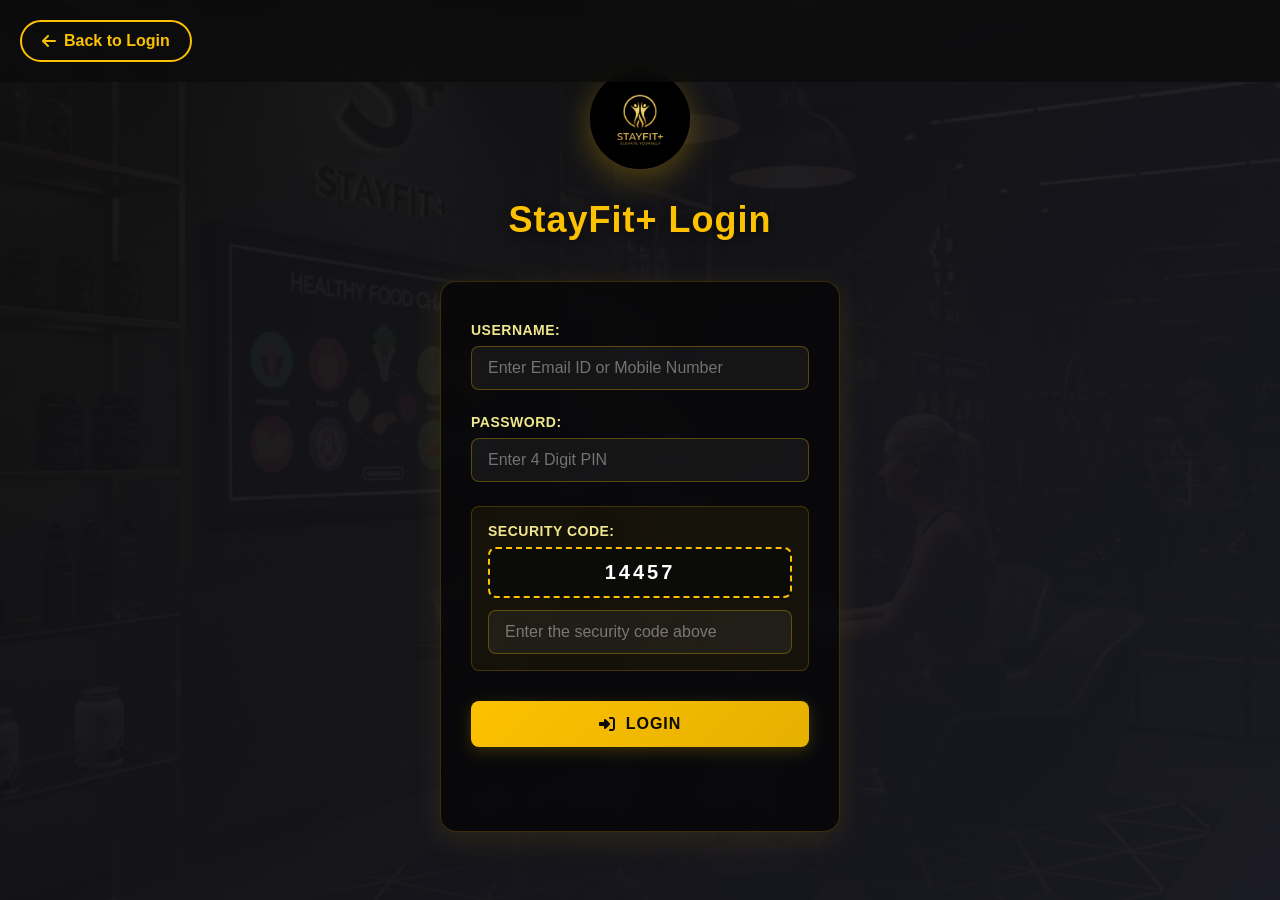
<file: Login_Page.html>
<!DOCTYPE html>
<html lang="en">
<head>
    <meta charset="UTF-8">
    <meta name="viewport" content="width=device-width, initial-scale=1.0">
    <meta name="theme-color" content="#fcc100">
    <title>StayFit+ - Candidate Login</title>
    <link rel="stylesheet" href="https://cdnjs.cloudflare.com/ajax/libs/font-awesome/6.5.1/css/all.min.css">
    <style>
        * {
            margin: 0;
            padding: 0;
            box-sizing: border-box;
        }

        :root {
            --primary-gold: #fcc100;
            --primary-dark: #0a0a0a;
            --secondary-gold: #f0e68c;
            --text-light: #ffffff;
            --success-green: #4caf50;
            --error-red: #ff6b6b;
            --border-radius: 12px;
            --transition: all 0.3s cubic-bezier(0.25, 0.46, 0.45, 0.94);
        }

        html, body {
            height: 100%;
            width: 100%;
        }

        body {
            margin: 0;
            background: linear-gradient(135deg, rgba(15, 15, 15, 0.95) 0%, rgba(25, 25, 35, 0.95) 100%), 
                        url(Images/2.png);
            background-repeat: no-repeat;
            background-size: cover;
            background-position: center;
            background-attachment: fixed;
            font-family: 'Segoe UI', Tahoma, Geneva, Verdana, sans-serif;
            color: var(--text-light);
            overflow-x: hidden;
        }

        /* TOPBAR STYLES */
        .topbar {
            width: 100%;
            display: flex;
            justify-content: flex-start;
            padding: 20px;
            position: fixed;
            top: 0;
            left: 0;
            z-index: 100;
            background: rgba(10, 10, 10, 0.7);
            backdrop-filter: blur(10px);
        }

        .backbtn {
            background: transparent;
            color: var(--primary-gold);
            border: 2px solid var(--primary-gold);
            border-radius: 25px;
            padding: 10px 20px;
            font-size: 16px;
            cursor: pointer;
            font-weight: 600;
            display: flex;
            align-items: center;
            gap: 8px;
            transition: var(--transition);
            text-decoration: none;
        }

        .backbtn:hover {
            background: var(--primary-gold);
            color: var(--primary-dark);
            transform: translateX(-5px);
        }

        /* MAIN CONTAINER */
        .start {
            display: flex;
            flex-direction: column;
            justify-content: center;
            align-items: center;
            min-height: 100vh;
            padding: 40px 20px;
            animation: fadeIn 0.6s ease-out;
        }

        /*@keyframes fadeIn {
            from {
                opacity: 0;
                transform: translateY(20px);
            }
            to {
                opacity: 1;
                transform: translateY(0);
            }
        }*/

        .start img {
            width: 100px;
            height: 100px;
            border-radius: 50%;
            margin-bottom: 30px;
            box-shadow: 0 8px 32px rgba(252, 193, 0, 0.3);
            animation: slideDown 0.6s ease-out;
        }

        /*@keyframes slideDown {
            from {
                opacity: 0;
                transform: translateY(-30px);
            }
            to {
                opacity: 1;
                transform: translateY(0);
            }
        }*/

        .start h1 {
            font-size: 36px;
            font-weight: 700;
            color: var(--primary-gold);
            margin-bottom: 40px;
            letter-spacing: 1px;
            text-shadow: 0 2px 10px rgba(0, 0, 0, 0.5);
        }

        /* FORM STYLES */
        form {
            width: 100%;
            max-width: 400px;
            animation: scaleIn 0.6s ease-out;
        }

        /*@keyframes scaleIn {
            from {
                opacity: 0;
                transform: scale(0.95);
            }
            to {
                opacity: 1;
                transform: scale(1);
            }
        }*/

        .userdet {
            background: rgba(0, 0, 0, 0.6);
            backdrop-filter: blur(10px);
            border: 1px solid rgba(252, 193, 0, 0.2);
            border-radius: 16px;
            padding: 40px 30px;
            box-shadow: 0 8px 32px rgba(252, 193, 0, 0.1);
        }

        .form-group {
            margin-bottom: 24px;
            text-align: left;
        }

        .userdet label {
            display: block;
            font-size: 14px;
            font-weight: 600;
            color: var(--secondary-gold);
            margin-bottom: 8px;
            text-transform: uppercase;
            letter-spacing: 0.5px;
        }

        .userdet input {
            width: 100%;
            padding: 12px 16px;
            background: rgba(255, 255, 255, 0.05);
            border: 1px solid rgba(252, 193, 0, 0.3);
            border-radius: 8px;
            color: var(--text-light);
            font-size: 16px;
            font-family: inherit;
            transition: var(--transition);
        }

        .userdet input::placeholder {
            color: rgba(255, 255, 255, 0.4);
        }

        .userdet input:focus {
            outline: none;
            background: rgba(255, 255, 255, 0.1);
            border-color: var(--primary-gold);
            box-shadow: 0 0 0 3px rgba(252, 193, 0, 0.1);
        }

        .userdet input:valid {
            border-color: var(--success-green);
        }

        /* LOGIN BUTTON */
        #result {
            width: 100%;
            padding: 14px 24px;
            margin-top: 30px;
            background: linear-gradient(135deg, var(--primary-gold) 0%, #e6b000 100%);
            color: var(--primary-dark);
            border: none;
            border-radius: 8px;
            font-size: 16px;
            font-weight: 700;
            font-family: inherit;
            cursor: pointer;
            display: flex;
            align-items: center;
            justify-content: center;
            gap: 10px;
            transition: var(--transition);
            box-shadow: 0 4px 15px rgba(252, 193, 0, 0.2);
            text-transform: uppercase;
            letter-spacing: 1px;
        }

        #result:hover {
            transform: translateY(-2px);
            box-shadow: 0 6px 20px rgba(252, 193, 0, 0.35);
        }

        #result:active {
            transform: translateY(0);
        }

        #result:disabled {
            opacity: 0.6;
            cursor: not-allowed;
        }

        /* MESSAGE STYLES */
        #message {
            margin-top: 20px;
            padding: 12px 16px;
            text-align: center;
            border-radius: 8px;
            font-size: 14px;
            font-weight: 600;
            min-height: 20px;
            animation: slideUp 0.3s ease-out;
        }

        @keyframes slideUp {
            from {
                opacity: 0;
                transform: translateY(10px);
            }
            to {
                opacity: 1;
                transform: translateY(0);
            }
        }

        #message.error {
            background: rgba(255, 107, 107, 0.2);
            color: var(--error-red);
            border: 1px solid var(--error-red);
        }

        #message.success {
            background: rgba(76, 175, 80, 0.2);
            color: var(--success-green);
            border: 1px solid var(--success-green);
        }

        /* CAPTCHA SECTION */
        .captcha-section {
            background: rgba(252, 193, 0, 0.05);
            padding: 16px;
            border-radius: 8px;
            border: 1px solid rgba(252, 193, 0, 0.2);
            margin-bottom: 24px;
        }

        .captcha-section label {
            display: block;
            font-size: 14px;
            font-weight: 600;
            color: var(--secondary-gold);
            margin-bottom: 8px;
            text-transform: uppercase;
            letter-spacing: 0.5px;
        }

        #captchabox {
            background: rgba(10, 10, 10, 0.8) !important;
            border: 2px dashed var(--primary-gold) !important;
            font-size: 20px !important;
            font-weight: bold !important;
            letter-spacing: 3px !important;
            text-align: center !important;
            padding: 12px !important;
            margin-bottom: 12px !important;
        }

        /* RESPONSIVE DESIGN */
        @media (max-width: 768px) {
            .topbar {
                padding: 15px;
            }

            .start {
                padding: 30px 15px;
                min-height: calc(100vh - 60px);
            }

            .start img {
                width: 80px;
                height: 80px;
                margin-bottom: 20px;
            }

            .start h1 {
                font-size: 28px;
                margin-bottom: 30px;
            }

            form {
                max-width: 90%;
            }

            .userdet {
                padding: 30px 20px;
            }

            .userdet label {
                font-size: 13px;
            }

            .userdet input {
                padding: 10px 12px;
                font-size: 16px;
            }

            #result {
                padding: 12px 20px;
                font-size: 14px;
            }
        }

        @media (max-width: 480px) {
            .start {
                padding: 20px 15px;
            }

            .start img {
                width: 70px;
                height: 70px;
                margin-bottom: 15px;
            }

            .start h1 {
                font-size: 24px;
                margin-bottom: 25px;
            }

            form {
                max-width: 100%;
            }

            .userdet {
                padding: 25px 18px;
            }

            .form-group {
                margin-bottom: 18px;
            }

            .userdet label {
                font-size: 12px;
            }

            .userdet input {
                padding: 10px 12px;
                font-size: 14px;
            }

            #result {
                padding: 11px 18px;
                font-size: 13px;
                gap: 6px;
            }

            .captcha-section {
                padding: 12px;
            }
        }
    </style>
</head>

<body>
    <div class="topbar">
        <a href="Sessions.html" style="text-decoration: none;">
            <button class="backbtn">
                <i class="fa-solid fa-arrow-left"></i> Back to Login
            </button>
        </a>
    </div>

    <section class="start">
        <img src="Images/Updated Logo.png" alt="StayFit+ Logo">
        <h1>StayFit+ Login</h1>

        <form>
            <fieldset class="userdet">
                <div class="form-group">
                    <label for="lab1">Username:</label>
                    <input id="lab1" type="text" placeholder="Enter Email ID or Mobile Number" required>
                </div>

                <div class="form-group">
                    <label for="lab2">Password:</label>
                    <input id="lab2" type="password" placeholder="Enter 4 Digit PIN" required>
                </div>

                <div class="captcha-section">
                    <label for="captchabox">Security Code:</label>
                    <input id="captchabox" type="text" readonly>
                    <input id="captcha" type="text" placeholder="Enter the security code above" required>
                </div>

                <button type="button" id="result" onclick="login()">
                    <i class="fa-solid fa-right-to-bracket"></i> Login
                </button>

                <div id="message"></div>
            </fieldset>
        </form>
    </section>

    <script>
        const field1 = document.getElementById("lab1");
        const field2 = document.getElementById("lab2");
        const captcha = document.getElementById("captcha");
        const captchabox = document.getElementById("captchabox");
        const msg = document.getElementById("message");

        // Generate random captcha on page load
        function generateCaptcha() {
            const random = Math.floor(Math.random() * 25000) + 10000;
            captchabox.value = random;
            return random;
        }

        let currentCaptcha = generateCaptcha();

        function login() {
            const lab1 = field1.value.trim();
            const lab2 = field2.value.trim();
            const usercaptcha = captcha.value.trim();

            msg.className = '';
            msg.textContent = '';

            // Validation
            if (!lab1 || !lab2 || !usercaptcha) {
                msg.className = 'error';
                msg.textContent = '⚠️ Please fill all fields';
                return;
            }

            if (lab1 === "admin" && lab2 === "1234" && usercaptcha == currentCaptcha) {
                msg.className = 'success';
                msg.textContent = '✓ Login successful! Redirecting...';
                setTimeout(() => {
                    location = "otp.html";
                }, 1500);
            } else {
                msg.className = 'error';
                msg.textContent = '✗ Invalid credentials or security code';
                captcha.value = '';
                currentCaptcha = generateCaptcha();
            }
        }

        // Allow Enter key to submit
        document.addEventListener('keypress', (e) => {
            if (e.key === 'Enter') {
                login();
            }
        });
    </script>
</body>
</html>
</file>
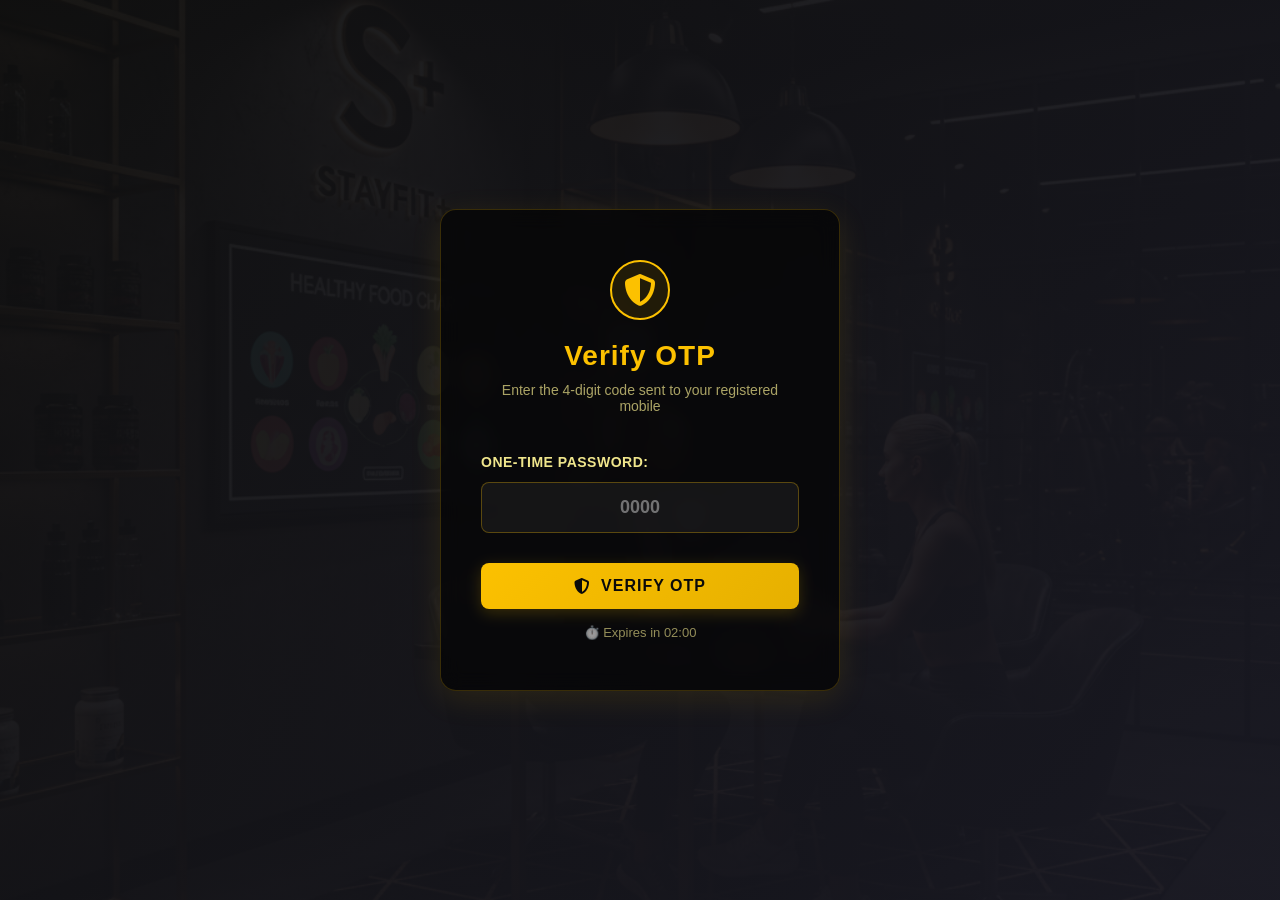
<file: otp.html>
<!DOCTYPE html>
<html lang="en">
<head>
    <meta charset="UTF-8">
    <meta name="viewport" content="width=device-width, initial-scale=1.0">
    <meta name="theme-color" content="#fcc100">
    <title>StayFit+ - OTP Verification</title>
    <link rel="stylesheet" href="https://cdnjs.cloudflare.com/ajax/libs/font-awesome/6.5.1/css/all.min.css">
    <style>
        * {
            margin: 0;
            padding: 0;
            box-sizing: border-box;
        }

        :root {
            --primary-gold: #fcc100;
            --primary-dark: #0a0a0a;
            --secondary-gold: #f0e68c;
            --text-light: #ffffff;
            --success-green: #4caf50;
            --error-red: #ff6b6b;
            --border-radius: 12px;
            --transition: all 0.3s cubic-bezier(0.25, 0.46, 0.45, 0.94);
        }

        html, body {
            height: 100%;
            width: 100%;
        }

        body {
            margin: 0;
            background: linear-gradient(135deg, rgba(15, 15, 15, 0.95) 0%, rgba(25, 25, 35, 0.95) 100%), 
                        url(Images/2.png);
            background-repeat: no-repeat;
            background-size: cover;
            background-position: center;
            background-attachment: fixed;
            font-family: 'Segoe UI', Tahoma, Geneva, Verdana, sans-serif;
            color: var(--text-light);
            overflow-x: hidden;
        }

        /* MAIN CONTAINER */
        .otp-container {
            display: flex;
            justify-content: center;
            align-items: center;
            min-height: 100vh;
            padding: 40px 20px;
            animation: fadeIn 0.6s ease-out;
        }

        @keyframes fadeIn {
            from {
                opacity: 0;
                transform: translateY(20px);
            }
            to {
                opacity: 1;
                transform: translateY(0);
            }
        }

        /* OTP BOX */
        .otpbox {
            width: 100%;
            max-width: 400px;
            background: rgba(0, 0, 0, 0.6);
            backdrop-filter: blur(10px);
            border: 1px solid rgba(252, 193, 0, 0.2);
            border-radius: 16px;
            padding: 50px 40px;
            text-align: center;
            box-shadow: 0 8px 32px rgba(252, 193, 0, 0.1);
            animation: scaleIn 0.6s ease-out;
        }

        @keyframes scaleIn {
            from {
                opacity: 0;
                transform: scale(0.95);
            }
            to {
                opacity: 1;
                transform: scale(1);
            }
        }

        .otp-header {
            margin-bottom: 40px;
        }

        .otp-icon {
            width: 60px;
            height: 60px;
            margin: 0 auto 20px;
            display: flex;
            align-items: center;
            justify-content: center;
            background: rgba(252, 193, 0, 0.1);
            border: 2px solid var(--primary-gold);
            border-radius: 50%;
            font-size: 32px;
            color: var(--primary-gold);
        }

        .otpbox h1 {
            font-size: 28px;
            font-weight: 700;
            color: var(--primary-gold);
            margin-bottom: 10px;
            letter-spacing: 1px;
        }

        .otp-subtitle {
            font-size: 14px;
            color: rgba(240, 230, 140, 0.7);
            margin-bottom: 30px;
        }

        /* FORM GROUP */
        .form-group {
            margin-bottom: 30px;
            text-align: left;
        }

        .otpbox label {
            display: block;
            font-size: 14px;
            font-weight: 600;
            color: var(--secondary-gold);
            margin-bottom: 12px;
            text-transform: uppercase;
            letter-spacing: 0.5px;
        }

        .otpbox input {
            width: 100%;
            padding: 14px 16px;
            background: rgba(255, 255, 255, 0.05);
            border: 1px solid rgba(252, 193, 0, 0.3);
            border-radius: 8px;
            color: var(--text-light);
            font-size: 18px;
            font-family: inherit;
            letter-spacing: 4px;
            text-align: center;
            transition: var(--transition);
            font-weight: 600;
        }

        .otpbox input::placeholder {
            color: rgba(255, 255, 255, 0.4);
            letter-spacing: normal;
        }

        .otpbox input:focus {
            outline: none;
            background: rgba(255, 255, 255, 0.1);
            border-color: var(--primary-gold);
            box-shadow: 0 0 0 3px rgba(252, 193, 0, 0.1);
        }

        /* VERIFY BUTTON */
        .verify-btn {
            width: 100%;
            padding: 14px 24px;
            background: linear-gradient(135deg, var(--primary-gold) 0%, #e6b000 100%);
            color: var(--primary-dark);
            border: none;
            border-radius: 8px;
            font-size: 16px;
            font-weight: 700;
            font-family: inherit;
            cursor: pointer;
            display: flex;
            align-items: center;
            justify-content: center;
            gap: 10px;
            transition: var(--transition);
            box-shadow: 0 4px 15px rgba(252, 193, 0, 0.2);
            text-transform: uppercase;
            letter-spacing: 1px;
        }

        .verify-btn:hover {
            transform: translateY(-2px);
            box-shadow: 0 6px 20px rgba(252, 193, 0, 0.35);
        }

        .verify-btn:active {
            transform: translateY(0);
        }

        .verify-btn:disabled {
            opacity: 0.6;
            cursor: not-allowed;
        }

        /* MESSAGE STYLES */
        #msg {
            margin-top: 24px;
            padding: 14px 16px;
            border-radius: 8px;
            font-size: 14px;
            font-weight: 600;
            min-height: 20px;
            display: none;
            animation: slideUp 0.3s ease-out;
        }

        @keyframes slideUp {
            from {
                opacity: 0;
                transform: translateY(10px);
            }
            to {
                opacity: 1;
                transform: translateY(0);
            }
        }

        #msg.show {
            display: block;
        }

        #msg.error {
            background: rgba(255, 107, 107, 0.2);
            color: var(--error-red);
            border: 1px solid var(--error-red);
        }

        #msg.success {
            background: rgba(76, 175, 80, 0.2);
            color: var(--success-green);
            border: 1px solid var(--success-green);
        }

        /* TIMER */
        .timer {
            font-size: 13px;
            color: rgba(240, 230, 140, 0.6);
            margin-top: 16px;
        }

        /* RESPONSIVE DESIGN */
        @media (max-width: 768px) {
            .otp-container {
                padding: 30px 20px;
                min-height: 100vh;
            }

            .otpbox {
                max-width: 100%;
                padding: 40px 30px;
            }

            .otp-icon {
                width: 50px;
                height: 50px;
                font-size: 28px;
            }

            .otpbox h1 {
                font-size: 24px;
                margin-bottom: 8px;
            }

            .otp-subtitle {
                font-size: 13px;
            }

            .otpbox input {
                padding: 12px 14px;
                font-size: 16px;
            }

            .verify-btn {
                padding: 12px 20px;
                font-size: 14px;
            }
        }

        @media (max-width: 480px) {
            .otp-container {
                padding: 20px 15px;
                min-height: 100vh;
            }

            .otpbox {
                padding: 35px 25px;
            }

            .otp-header {
                margin-bottom: 30px;
            }

            .otp-icon {
                width: 45px;
                height: 45px;
                margin-bottom: 15px;
                font-size: 24px;
            }

            .otpbox h1 {
                font-size: 20px;
                margin-bottom: 6px;
            }

            .otp-subtitle {
                font-size: 12px;
                margin-bottom: 25px;
            }

            .form-group {
                margin-bottom: 24px;
            }

            .otpbox label {
                font-size: 13px;
                margin-bottom: 10px;
            }

            .otpbox input {
                padding: 11px 12px;
                font-size: 14px;
                letter-spacing: 3px;
            }

            .verify-btn {
                padding: 11px 18px;
                font-size: 13px;
                gap: 6px;
            }

            #msg {
                margin-top: 18px;
                padding: 10px 12px;
                font-size: 13px;
            }
        }
    </style>
</head>

<body>
    <div class="otp-container">
        <div class="otpbox">
            <div class="otp-header">
                <div class="otp-icon">
                    <i class="fa-solid fa-shield-halved"></i>
                </div>
                <h1>Verify OTP</h1>
                <p class="otp-subtitle">Enter the 4-digit code sent to your registered mobile</p>
            </div>

            <div class="form-group">
                <label for="otpinput">One-Time Password:</label>
                <input id="otpinput" type="text" placeholder="0000" maxlength="4" inputmode="numeric">
            </div>

            <button class="verify-btn" onclick="verify()">
                <i class="fa-solid fa-shield-halved"></i> Verify OTP
            </button>

            <div id="msg"></div>
            <div class="timer">⏱️ Expires in <span id="timer">02:00</span></div>
        </div>
    </div>

    <script>
        const otpInput = document.getElementById("otpinput");
        const messageBox = document.getElementById("msg");
        const timerDisplay = document.getElementById("timer");
        let timeRemaining = 120;

        // Only allow numeric input
        otpInput.addEventListener('input', function(e) {
            this.value = this.value.replace(/[^0-9]/g, '');
            if (this.value.length === 4) {
                verify();
            }
        });

        // Timer countdown
        function startTimer() {
            const interval = setInterval(() => {
                timeRemaining--;
                const minutes = Math.floor(timeRemaining / 60);
                const seconds = timeRemaining % 60;
                timerDisplay.textContent = `${minutes.toString().padStart(2, '0')}:${seconds.toString().padStart(2, '0')}`;

                if (timeRemaining === 0) {
                    clearInterval(interval);
                    otpInput.disabled = true;
                    messageBox.className = 'show error';
                    messageBox.textContent = '✗ OTP expired. Please request a new one.';
                }
            }, 1000);
        }

        function verify() {
            const userOtp = otpInput.value.trim();

            messageBox.className = '';
            messageBox.textContent = '';

            if (!userOtp) {
                messageBox.className = 'show error';
                messageBox.textContent = '⚠️ Please enter OTP';
                return;
            }

            if (userOtp.length !== 4) {
                messageBox.className = 'show error';
                messageBox.textContent = '⚠️ OTP must be 4 digits';
                return;
            }

            // Verify OTP
            if (userOtp === "1234") {
                messageBox.className = 'show success';
                messageBox.textContent = '✓ OTP verified successfully! Redirecting...';
                otpInput.disabled = true;
                setTimeout(() => {
                    location = "Session_page.html";
                }, 1500);
            } else {
                messageBox.className = 'show error';
                messageBox.textContent = '✗ Invalid OTP. Please try again.';
                otpInput.value = '';
                otpInput.focus();
            }
        }

        // Allow Enter key to submit
        document.addEventListener('keypress', (e) => {
            if (e.key === 'Enter') {
                verify();
            }
        });

        // Start timer on page load
        window.addEventListener('load', startTimer);
    </script>
</body>
</html>
</file>
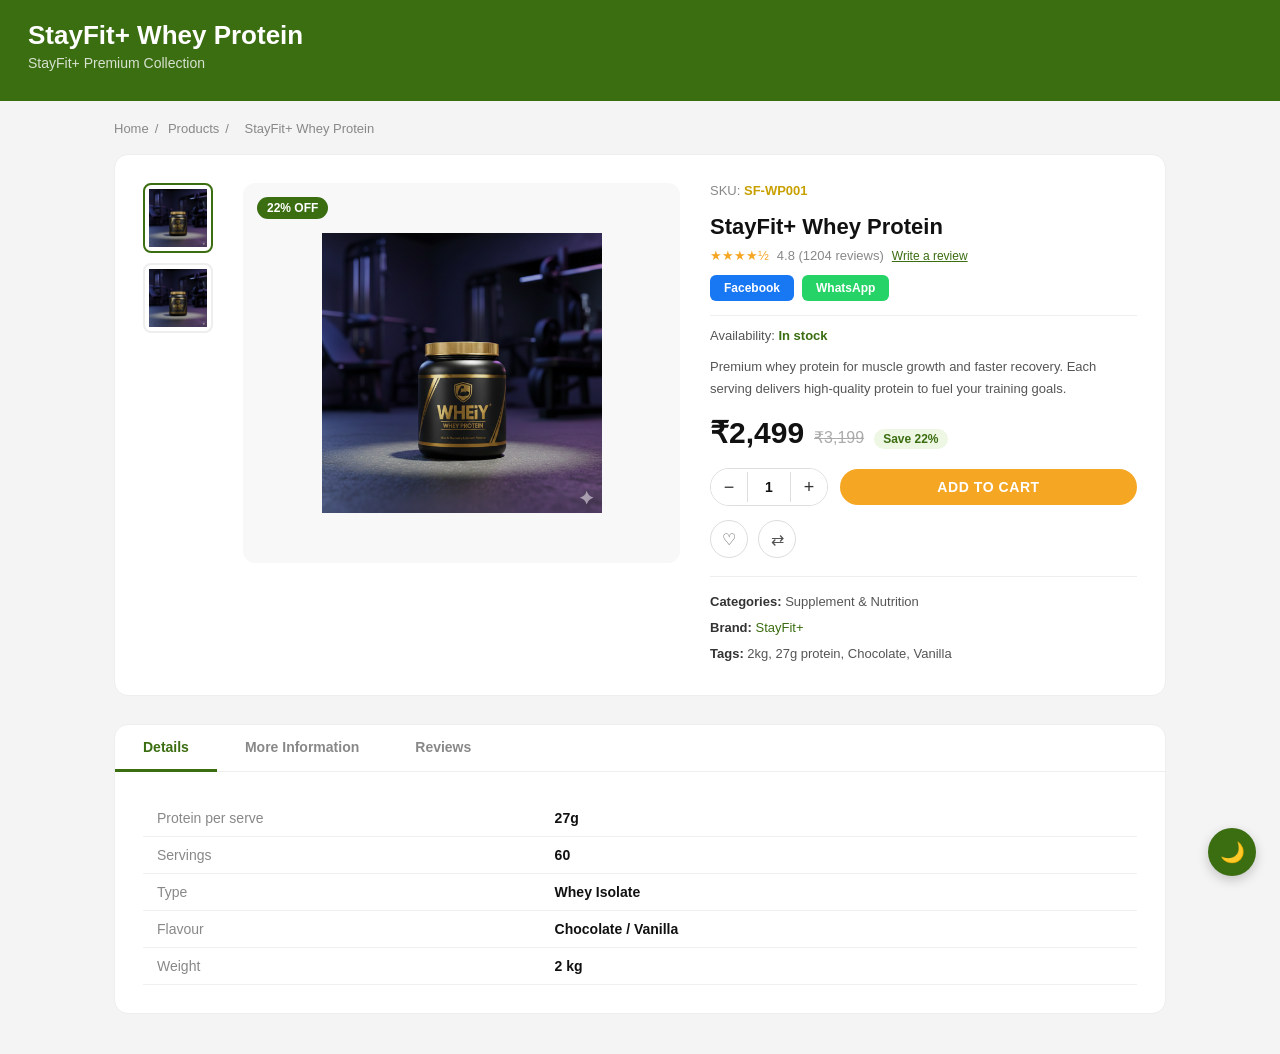
<file: products_details.html>
<!DOCTYPE html>
<html lang="en">
<head>
    <meta charset="UTF-8">
    <meta name="viewport" content="width=device-width, initial-scale=1.0">
    <title>Product Details – StayFit+</title>
    <style>
        .pd-breadcrumb {
            max-width: 1100px;
            margin: 20px auto 0;
            padding: 0 24px;
            font-size: 13px;
            color: #888;
        }
        .pd-breadcrumb a { color: #888; text-decoration: none; }
        .pd-breadcrumb a:hover { color: #3B6D11; }
        .pd-breadcrumb span { margin: 0 6px; }

        .pd-wrapper {
            max-width: 1100px;
            margin: 18px auto 40px;
            padding: 0 24px;
        }

        .pd-top-grid {
            display: grid;
            grid-template-columns: 80px 1fr 1fr;
            gap: 20px;
            align-items: start;
            background: #fff;
            border: 1px solid #eee;
            border-radius: 14px;
            padding: 28px;
            margin-bottom: 28px;
        }

        .pd-thumbs { display: flex; flex-direction: column; gap: 10px; }
        .pd-thumb-item {
            width: 70px; height: 70px;
            border: 2px solid #eee;
            border-radius: 8px;
            overflow: hidden;
            cursor: pointer;
            transition: border-color .15s;
        }
        .pd-thumb-item.active { border-color: #3B6D11; }
        .pd-thumb-item:hover { border-color: #639922; }
        .pd-thumb-item img { width: 100%; height: 100%; object-fit: contain; padding: 4px; }

        .pd-main-img-wrap {
            display: flex;
            align-items: center;
            justify-content: center;
            background: #f8f8f8;
            border-radius: 12px;
            min-height: 380px;
            padding: 24px;
            position: relative;
        }
        .pd-main-img {
            width: 100%;
            max-width: 280px;
            height: 300px;
            object-fit: contain;
            transition: transform .3s ease;
        }
        .pd-main-img:hover { transform: scale(1.06); }
        .pd-img-badge {
            position: absolute;
            top: 14px; left: 14px;
            background: #3B6D11;
            color: #fff;
            font-size: 12px;
            font-weight: 700;
            padding: 4px 10px;
            border-radius: 20px;
        }

        .pd-info { padding: 0 0 0 10px; }
        .pd-sku { font-size: 13px; color: #888; margin-bottom: 8px; }
        .pd-sku span { color: #c8a000; font-weight: 600; }
        .pd-title { font-size: 22px; font-weight: 700; color: #111; line-height: 1.25; margin-bottom: 8px; }
        .pd-review-link { font-size: 13px; color: #888; margin-bottom: 12px; display: flex; align-items: center; gap: 8px; }
        .pd-stars-sm { color: #f5a623; font-size: 13px; }
        .pd-review-link a { color: #3B6D11; text-decoration: underline; font-size: 12px; }

        .pd-share-row { display: flex; gap: 8px; margin-bottom: 14px; }
        .pd-share-btn { display: flex; align-items: center; gap: 6px; padding: 6px 14px; border-radius: 6px; font-size: 12px; font-weight: 600; border: none; cursor: pointer; }
        .pd-share-fb { background: #1877f2; color: #fff; }
        .pd-share-wa { background: #25D366; color: #fff; }

        .pd-divider { border: none; border-top: 1px solid #eee; margin: 12px 0; }
        .pd-avail { font-size: 13px; color: #555; margin-bottom: 10px; }
        .pd-avail span { font-weight: 700; color: #3B6D11; }
        .pd-desc-short { font-size: 13px; color: #555; line-height: 1.65; margin-bottom: 16px; }

        .pd-price-row { display: flex; align-items: baseline; gap: 10px; margin-bottom: 18px; }
        .pd-price-now { font-size: 30px; font-weight: 700; color: #111; }
        .pd-price-was { font-size: 16px; color: #aaa; text-decoration: line-through; }
        .pd-price-save { font-size: 12px; font-weight: 700; padding: 3px 9px; border-radius: 20px; background: #edf7e4; color: #3B6D11; }

        .pd-action-row { display: flex; align-items: center; gap: 12px; margin-bottom: 14px; flex-wrap: wrap; }
        .pd-qty-ctrl { display: flex; align-items: center; border: 1px solid #ddd; border-radius: 50px; overflow: hidden; }
        .pd-qty-btn { width: 36px; height: 36px; border: none; background: #fff; cursor: pointer; font-size: 18px; color: #333; display: flex; align-items: center; justify-content: center; transition: background .1s; }
        .pd-qty-btn:hover { background: #f0f0f0; }
        .pd-qty-num { width: 44px; text-align: center; font-size: 14px; font-weight: 700; border: none; border-left: 1px solid #ddd; border-right: 1px solid #ddd; background: #fff; color: #111; padding: 7px 0; outline: none; }

        .pd-btn-add { flex: 1; padding: 10px 24px; border-radius: 50px; border: none; background: #f5a623; color: #fff; font-size: 14px; font-weight: 700; cursor: pointer; text-transform: uppercase; letter-spacing: .04em; transition: background .15s; }
        .pd-btn-add:hover { background: #d4891a; }

        .pd-icon-row { display: flex; gap: 10px; margin-bottom: 18px; }
        .pd-icon-btn { width: 38px; height: 38px; border: 1px solid #ddd; border-radius: 50%; background: #fff; cursor: pointer; font-size: 16px; display: flex; align-items: center; justify-content: center; transition: all .15s; color: #555; }
        .pd-icon-btn:hover { border-color: #3B6D11; color: #3B6D11; }
        .pd-icon-btn.active { background: #3B6D11; color: #fff; border-color: #3B6D11; }

        .pd-meta-info { font-size: 13px; color: #555; line-height: 2; }
        .pd-meta-info a { color: #3B6D11; text-decoration: none; }
        .pd-meta-label { font-weight: 600; color: #333; }

        .pd-tabs-wrap { background: #fff; border: 1px solid #eee; border-radius: 14px; overflow: hidden; }
        .pd-tabs-nav { display: flex; border-bottom: 1px solid #eee; }
        .pd-tab-btn { padding: 14px 28px; font-size: 14px; font-weight: 600; color: #888; border: none; background: transparent; cursor: pointer; border-bottom: 3px solid transparent; margin-bottom: -1px; transition: all .15s; }
        .pd-tab-btn.active { color: #3B6D11; border-bottom-color: #3B6D11; }
        .pd-tab-content { display: none; padding: 28px; }
        .pd-tab-content.active { display: block; }

        .pd-specs-table { width: 100%; border-collapse: collapse; font-size: 14px; }
        .pd-specs-table tr { border-bottom: 1px solid #f0f0f0; }
        .pd-specs-table td { padding: 10px 14px; }
        .pd-specs-table td:first-child { color: #888; width: 40%; }
        .pd-specs-table td:last-child { font-weight: 600; color: #111; }

        .pd-review-card { border: 1px solid #eee; border-radius: 10px; padding: 16px; margin-bottom: 12px; }
        .pd-rev-top { display: flex; align-items: center; gap: 10px; margin-bottom: 8px; }
        .pd-rev-avatar { width: 36px; height: 36px; border-radius: 50%; background: #edf7e4; display: flex; align-items: center; justify-content: center; font-size: 13px; font-weight: 700; color: #3B6D11; flex-shrink: 0; }
        .pd-rev-author { font-size: 14px; font-weight: 700; color: #111; }
        .pd-rev-stars { color: #f5a623; font-size: 13px; }
        .pd-rev-text { font-size: 13px; color: #555; line-height: 1.6; }

        * { box-sizing: border-box; }
        body { font-family: 'Segoe UI', sans-serif; background: #f4f4f4; margin: 0; }

        .hero { background: #3B6D11; color: white; padding: 20px 28px 30px; }
        .hero h1 { font-size: 26px; margin: 0 0 4px; }
        .hero p { margin: 0; opacity: .8; font-size: 14px; }

        body.dark-mode { background: #111; color: #e0e0e0; }
        body.dark-mode .pd-top-grid,
        body.dark-mode .pd-tabs-wrap { background: #1a1a1a; border-color: #333; }
        body.dark-mode .pd-title,
        body.dark-mode .pd-price-now { color: #f0f0f0; }
        body.dark-mode .pd-desc-short,
        body.dark-mode .pd-avail,
        body.dark-mode .pd-rev-text { color: #aaa; }
        body.dark-mode .pd-main-img-wrap { background: #111; }
        body.dark-mode .pd-qty-ctrl,
        body.dark-mode .pd-icon-btn { border-color: #444; }
        body.dark-mode .pd-qty-btn,
        body.dark-mode .pd-qty-num { background: #222; color: #e0e0e0; }
        body.dark-mode .pd-thumb-item { border-color: #444; }
        body.dark-mode .pd-specs-table td:last-child,
        body.dark-mode .pd-rev-author { color: #f0f0f0; }
        body.dark-mode .pd-review-card { border-color: #333; background: #111; }
        body.dark-mode .pd-breadcrumb { color: #666; }

        .floating-btn { position: fixed; bottom: 24px; right: 24px; width: 48px; height: 48px; border-radius: 50%; background: #3B6D11; color: white; font-size: 20px; display: flex; align-items: center; justify-content: center; cursor: pointer; border: none; box-shadow: 0 4px 12px rgba(0,0,0,.2); }

        @media (max-width: 820px) {
            .pd-top-grid { grid-template-columns: 1fr; }
            .pd-thumbs { flex-direction: row; }
            .pd-info { padding: 0; }
        }
    </style>
</head>
<body>

<div class="hero">
    <h1 id="heroTitle">Product Details</h1>
    <p>StayFit+ Premium Collection</p>
</div>

<div class="pd-breadcrumb">
    <a href="index.html">Home</a><span>/</span>
    <a href="products.html">Products</a><span>/</span>
    <span id="bcName">Loading...</span>
</div>

<div class="pd-wrapper">
    <div class="pd-top-grid">

        <!-- Thumbnails -->
        <div class="pd-thumbs" id="pdThumbs"></div>

        <!-- Main image -->
        <div class="pd-main-img-wrap">
            <div class="pd-img-badge" id="pdBadge"></div>
            <img class="pd-main-img" id="pdMainImg" src="" alt="">
        </div>

        <!-- Info -->
        <div class="pd-info">
            <div class="pd-sku">SKU: <span id="pdSku"></span></div>
            <h1 class="pd-title" id="pdTitle"></h1>
            <div class="pd-review-link">
                <span class="pd-stars-sm" id="pdStarsSm"></span>
                <span id="pdRatingSm"></span>
                <a href="#" onclick="openTab('reviews'); return false;">Write a review</a>
            </div>
            <div class="pd-share-row">
                <button class="pd-share-btn pd-share-fb">Facebook</button>
                <button class="pd-share-btn pd-share-wa">WhatsApp</button>
            </div>
            <hr class="pd-divider">
            <div class="pd-avail">Availability: <span>In stock</span></div>
            <p class="pd-desc-short" id="pdDesc"></p>
            <div class="pd-price-row">
                <span class="pd-price-now" id="pdPrice"></span>
                <span class="pd-price-was"  id="pdWas"></span>
                <span class="pd-price-save" id="pdSave"></span>
            </div>
            <div class="pd-action-row">
                <div class="pd-qty-ctrl">
                    <button class="pd-qty-btn" onclick="changeQty(-1)">−</button>
                    <input  class="pd-qty-num" id="qtyNum" type="text" value="1" readonly>
                    <button class="pd-qty-btn" onclick="changeQty(1)">+</button>
                </div>
                <button class="pd-btn-add" id="cartBtn" onclick="addToCart()">Add to Cart</button>
            </div>
            <div class="pd-icon-row">
                <button class="pd-icon-btn" id="wishBtn" title="Wishlist" onclick="toggleWish()">♡</button>
                <button class="pd-icon-btn" title="Compare">⇄</button>
            </div>
            <hr class="pd-divider">
            <div class="pd-meta-info" id="pdMeta"></div>
        </div>
    </div>

    <!-- Tabs -->
    <div class="pd-tabs-wrap">
        <div class="pd-tabs-nav">
            <button class="pd-tab-btn active" id="btn-details"  onclick="openTab('details')">Details</button>
            <button class="pd-tab-btn"         id="btn-moreinfo" onclick="openTab('moreinfo')">More Information</button>
            <button class="pd-tab-btn"         id="btn-reviews"  onclick="openTab('reviews')">Reviews</button>
        </div>
        <div class="pd-tab-content active" id="tab-details">
            <table class="pd-specs-table" id="specsTable"></table>
        </div>
        <div class="pd-tab-content" id="tab-moreinfo">
            <p id="moreInfoText" style="font-size:14px;color:#555;line-height:1.8;"></p>
        </div>
        <div class="pd-tab-content" id="tab-reviews">
            <div id="reviewsList"></div>
        </div>
    </div>
</div>

<button class="floating-btn" id="modeBtn" onclick="toggleMode()">🌙</button>

<script>

/* ============================================================
   PRODUCT DATA
   ============================================================ */
var PRODUCTS = [
  { id:1,  name:"StayFit+ Whey Protein",    sku:"SF-WP001", cat:"Supplement & Nutrition", brand:"StayFit+",
    img:"Images/Whey Protien.png",           price:2499, was:3199, rating:4.8, reviews:1204,
    desc:"Premium whey protein for muscle growth and faster recovery. Each serving delivers high-quality protein to fuel your training goals.",
    tags:["2kg","27g protein","Chocolate","Vanilla"],
    specs:[["Protein per serve","27g"],["Servings","60"],["Type","Whey Isolate"],["Flavour","Chocolate / Vanilla"],["Weight","2 kg"]],
    userReviews:[{a:"Rohan K.",s:5,t:"Best tasting protein I've had. Mixes instantly with zero clumps."},{a:"Priya M.",s:5,t:"Gained lean muscle in 3 weeks. Zero bloating. Highly recommend!"}]},

  { id:2,  name:"Pre-Workout Booster",       sku:"SF-PW002", cat:"Supplement & Nutrition", brand:"StayFit+",
    img:"Images/Workout Booster.png",        price:1799, was:2299, rating:4.6, reviews:543,
    desc:"Energy-packed pre-workout with caffeine, beta-alanine, and citrulline malate for laser focus and explosive performance.",
    tags:["300g","200mg Caffeine","30 servings"],
    specs:[["Caffeine","200 mg"],["Citrulline","6 g"],["Servings","30"],["Flavour","Watermelon"],["Weight","300 g"]],
    userReviews:[{a:"Arjun S.",s:5,t:"Incredible energy and pump. Takes about 30 min to kick in."},{a:"Nithya R.",s:4,t:"Works really well. Beta-alanine tingle is intense but love it."}]},

  { id:3,  name:"Adjustable Dumbbells",      sku:"SF-DB003", cat:"Fitness Equipment",      brand:"StayFit+",
    img:"Images/Dumbell.png",                price:3999, was:5499, rating:4.7, reviews:198,
    desc:"Space-saving adjustable dumbbell set from 2.5 kg to 25 kg with a quick twist-lock mechanism. Perfect for home strength training.",
    tags:["2.5–25kg","Pair","Quick-lock"],
    specs:[["Range","2.5 – 25 kg"],["Pair Included","Yes"],["Increment","2.5 kg"],["Material","Cast Iron"],["Handle","Knurled steel"]],
    userReviews:[{a:"Vikram T.",s:5,t:"Replaced my entire dumbbell rack. Amazing space saver!"},{a:"Meena P.",s:4,t:"Smooth weight transitions. Solid build quality throughout."}]},

  { id:4,  name:"Protein Shaker Bottle",     sku:"SF-SB004", cat:"Fitness Equipment",      brand:"StayFit+",
    img:"Images/Shaker Bottle.png",          price:499,  was:699,  rating:4.5, reviews:894,
    desc:"Leak-proof, BPA-free protein shaker with a stainless-steel whisk ball for perfectly smooth, lump-free shakes on the go.",
    tags:["700ml","BPA-free","Leak-proof"],
    specs:[["Volume","700 ml"],["Material","BPA-free PP"],["Lid","Flip lock"],["Whisk ball","Stainless steel"],["Dishwasher safe","Yes"]],
    userReviews:[{a:"Yamini S.",s:5,t:"Zero leaks in 6 months of daily use. The wire ball is perfect."},{a:"Abishek C.",s:4,t:"Good quality shaker. Looks and feels premium."}]},

  { id:5,  name:"Yoga Mat (Anti-slip)",      sku:"SF-YM005", cat:"Fitness Equipment",      brand:"StayFit+",
    img:"Images/Exercise Mat.png",           price:899,  was:1299, rating:4.6, reviews:786,
    desc:"Premium 6mm anti-slip yoga mat made from eco-friendly TPE. Ideal for yoga, pilates, stretching, and floor workouts.",
    tags:["6mm","TPE","Non-slip","183×61cm"],
    specs:[["Thickness","6 mm"],["Material","TPE Eco"],["Size","183 × 61 cm"],["Weight","1.1 kg"],["Colour","Multiple"]],
    userReviews:[{a:"Lakshmi V.",s:5,t:"Best mat I've owned. Stays completely put even during hot yoga."},{a:"Deepa R.",s:5,t:"Great cushioning and grip. Love the surface texture."}]},

  { id:6,  name:"Resistance Bands Set",      sku:"SF-RB006", cat:"Fitness Equipment",      brand:"StayFit+",
    img:"Images/Band Set.png",               price:1299, was:1799, rating:4.5, reviews:554,
    desc:"Set of 5 heavy-duty latex resistance bands ranging from 11 kg to 65 kg. Great for warmups, mobility, and assisted pull-ups.",
    tags:["5 bands","11–65kg","Latex","208cm"],
    specs:[["Bands in set","5 levels"],["Resistance range","11 – 65 kg"],["Material","Natural Latex"],["Length","208 cm"],["Carry bag","Included"]],
    userReviews:[{a:"Suresh K.",s:4,t:"Great for glute activation and assisted pull-ups."},{a:"Kavitha B.",s:5,t:"Very durable. Haven't snapped despite heavy daily use."}]},

  { id:7,  name:"Workout Gloves",            sku:"SF-WG007", cat:"Fitness Equipment",      brand:"StayFit+",
    img:"Images/Gloves.png",                 price:699,  was:999,  rating:4.4, reviews:423,
    desc:"Half-finger workout gloves with padded palms and wrist support. Protects hands and improves grip during heavy lifts.",
    tags:["S/M/L/XL","Padded","Wrist wrap"],
    specs:[["Sizes","S / M / L / XL"],["Palm","Padded leather"],["Wrist","Wrap support"],["Closure","Velcro"],["Fingers","Half-finger"]],
    userReviews:[{a:"Rahul T.",s:4,t:"Perfect fit and great grip. No more blisters during deadlifts."},{a:"Sindhu N.",s:4,t:"Good quality gloves for the price."}]},

  { id:8,  name:"Personalized Diet Plan",    sku:"SF-DP008", cat:"Supplement & Nutrition", brand:"StayFit+",
    img:"Images/Diet plan.png",              price:999,  was:1499, rating:4.9, reviews:312,
    desc:"Custom weekly nutrition plan built around your fitness goals, dietary preferences, and body type by certified nutritionists.",
    tags:["7-day plan","Custom macros","PDF + App"],
    specs:[["Duration","7-day plan"],["Format","PDF + App"],["Revisions","2 included"],["Delivery","Within 24 hours"],["Trainer follow-up","Yes"]],
    userReviews:[{a:"Divya S.",s:5,t:"Detailed, easy to follow and actually effective. Lost 2 kg in week 1!"},{a:"Arun M.",s:5,t:"Exactly what I needed. The trainer followed up too — great service."}]},

  { id:9,  name:"Creatine Monohydrate",      sku:"SF-CR009", cat:"Supplement & Nutrition", brand:"StayFit+",
    img:"Products/Creatine Monohydrate.png", price:1299, was:1799, rating:4.8, reviews:872,
    desc:"Micronised creatine monohydrate for fast dissolution. Supports strength, explosive power, and lean muscle mass gains.",
    tags:["300g","Micronised","Unflavoured","99.9%"],
    specs:[["Servings","60 × 5g"],["Form","Micronised"],["Purity","99.9%"],["Flavour","Unflavoured"],["Weight","300 g"]],
    userReviews:[{a:"Harish L.",s:5,t:"Noticeable strength gains in week 2 of loading. Really works."},{a:"Nithya K.",s:5,t:"Dissolves perfectly. Zero gritty texture at all."}]},

  { id:10, name:"Mass Gainer Powder",        sku:"SF-MG010", cat:"Supplement & Nutrition", brand:"StayFit+",
    img:"Products/Mass Gainer Powder (2).png", price:2899, was:3699, rating:4.4, reviews:298,
    desc:"High-calorie mass gainer with 1250 kcal, 50g protein, and complex carbs per serving. Designed for hard gainers.",
    tags:["3kg","50g protein","1250kcal","Chocolate"],
    specs:[["Calories per serve","1250 kcal"],["Protein","50 g"],["Carbohydrates","250 g"],["Servings","16"],["Weight","3 kg"]],
    userReviews:[{a:"Vignesh A.",s:4,t:"Gained 4 kg in 6 weeks with consistent training."},{a:"Karthik B.",s:4,t:"Good for lean bulking when calories are properly managed."}]},

  { id:11, name:"BCAA Energy Drink",         sku:"SF-BC011", cat:"Supplement & Nutrition", brand:"StayFit+",
    img:"Products/BCAA Energy Drink.png",    price:399,  was:599,  rating:4.5, reviews:389,
    desc:"Intra-workout BCAA drink with a 2:1:1 leucine ratio plus electrolytes to prevent muscle breakdown and maintain hydration.",
    tags:["400g","2:1:1 ratio","Electrolytes","Mango"],
    specs:[["BCAAs per serve","7 g"],["Ratio","2:1:1"],["Electrolytes","Yes"],["Flavour","Mango"],["Servings","40"]],
    userReviews:[{a:"Subramani K.",s:5,t:"Kept me going through 90-minute sessions without fatigue."},{a:"Thenmozhi P.",s:4,t:"Tastes great. Real difference in endurance levels."}]},

  { id:12, name:"Gym T-Shirt (Men)",         sku:"SF-GT012", cat:"Apparel",                 brand:"StayFit+",
    img:"Products/Gym T-Shirt (Men).png",    price:799,  was:1099, rating:4.5, reviews:178,
    desc:"Breathable stretch-fabric gym t-shirt designed for intense workouts. Moisture-wicking and quick-dry technology keeps you cool.",
    tags:["S–XXL","Dry-fit","Stretch fabric"],
    specs:[["Sizes","S / M / L / XL / XXL"],["Fabric","Polyester blend"],["Fit","Regular"],["Feature","Quick-dry moisture-wick"],["Colour","Multiple"]],
    userReviews:[{a:"Mithun R.",s:5,t:"Incredibly comfortable and doesn't cling when sweaty."},{a:"Aravind K.",s:4,t:"Good stitching quality. Washes very well."}]},

  { id:13, name:"Gym Leggings (Women)",      sku:"SF-GL013", cat:"Apparel",                 brand:"StayFit+",
    img:"Products/Gym Leggings (Women).png", price:1099, was:1499, rating:4.6, reviews:215,
    desc:"High-waist, flexible and sweat-resistant gym leggings for maximum comfort and full range of motion during any workout.",
    tags:["S–XL","High-waist","4-way stretch"],
    specs:[["Sizes","S / M / L / XL"],["Rise","High waist"],["Fabric","4-way stretch"],["Feature","Squat-proof"],["Colour","Multiple"]],
    userReviews:[{a:"Pooja N.",s:5,t:"So comfortable and fully squat-proof. Absolutely love them."},{a:"Ranjani T.",s:5,t:"Best leggings I've bought. Great waistband hold throughout workout."}]},

  { id:14, name:"Lifting Belt",              sku:"SF-LB014", cat:"Fitness Equipment",      brand:"StayFit+",
    img:"Products/Lifting Belt.png",         price:1499, was:2099, rating:4.7, reviews:178,
    desc:"10mm neoprene weightlifting belt with a lever-release buckle for quick cinching. Essential lower-back support for heavy lifts.",
    tags:["10mm","L/XL/XXL","Lever buckle"],
    specs:[["Thickness","10 mm"],["Width","10 cm"],["Sizes","L / XL / XXL"],["Closure","Lever buckle"],["Material","Neoprene"]],
    userReviews:[{a:"Ravi T.",s:5,t:"Changed my squat game completely. Huge difference in support."},{a:"Arun B.",s:4,t:"Lever buckle is a huge convenience for gym use."}]},

  { id:15, name:"Foam Roller",               sku:"SF-FR015", cat:"Fitness Equipment",      brand:"StayFit+",
    img:"Products/Foam Roller.png",          price:699,  was:999,  rating:4.3, reviews:340,
    desc:"High-density grid foam roller for targeted myofascial release, reducing muscle soreness and improving flexibility post-workout.",
    tags:["30cm","Grid texture","High density"],
    specs:[["Length","30 cm"],["Diameter","15 cm"],["Density","High"],["Material","EVA Foam"],["Surface","Grid texture"]],
    userReviews:[{a:"Kiran G.",s:4,t:"Excellent for IT band and back tightness after heavy sessions."},{a:"Anitha J.",s:4,t:"More durable than cheaper options I've tried before."}]},

  { id:16, name:"Fitness Tracker Band",      sku:"SF-FT016", cat:"Fitness Equipment",      brand:"StayFit+",
    img:"Products/Fitness Tracker Band.png", price:2199, was:2999, rating:4.6, reviews:614,
    desc:"Smart fitness tracker that monitors steps, calories, heart rate, sleep quality, and workout progress. Syncs with iOS and Android.",
    tags:["Heart rate","Sleep track","IP67","7-day battery"],
    specs:[["Battery","7 days"],["Water resistance","IP67"],["Compatibility","iOS & Android"],["Display","AMOLED colour"],["Sensors","HR + SpO2"]],
    userReviews:[{a:"Lalitha S.",s:5,t:"Accurate heart rate and step data. Battery life is incredible."},{a:"Senthil N.",s:5,t:"Great build quality. Sleep tracking is very detailed and accurate."}]},

  { id:17, name:"Pull-Up Bar (Doorway)",     sku:"SF-PU017", cat:"Fitness Equipment",      brand:"StayFit+",
    img:"Products/Pull-Up Bar.png",          price:1299, was:1799, rating:4.4, reviews:423,
    desc:"Heavy-duty doorframe pull-up bar with anti-slip foam grips and 3 grip positions. No drilling needed — fits most doorframes.",
    tags:["No drill","100kg cap","3 grips"],
    specs:[["Max load","100 kg"],["Width range","62 – 92 cm"],["Grip positions","3"],["Installation","No drill needed"],["Grip material","Anti-slip foam"]],
    userReviews:[{a:"Vikram N.",s:5,t:"Super sturdy. No wobble at all even at 90 kg bodyweight."},{a:"Roshini V.",s:4,t:"Easy to install. Slight scratch on frame but very functional."}]},

  { id:18, name:"Ankle Weights Set",         sku:"SF-AW018", cat:"Fitness Equipment",      brand:"StayFit+",
    img:"Products/Ankle Weights Set.png",    price:899,  was:1299, rating:4.5, reviews:247,
    desc:"Adjustable ankle weights to enhance leg workouts, glute activation, and walking routines. Comfortable neoprene with Velcro strap.",
    tags:["0.5–3kg","Adjustable","Pair","Velcro"],
    specs:[["Weight range","0.5 – 3 kg"],["Pair included","Yes"],["Material","Neoprene"],["Closure","Velcro"],["Adjustable","Yes"]],
    userReviews:[{a:"Padma R.",s:5,t:"Perfect for adding resistance to home leg workouts."},{a:"Brinda M.",s:4,t:"Comfortable even during long walks. Good quality velcro."}]},

  { id:19, name:"Water Gallon Bottle (2L)",  sku:"SF-WB019", cat:"Fitness Equipment",      brand:"StayFit+",
    img:"Products/Water Gallon Bottle (2L).png", price:599, was:799, rating:4.6, reviews:411,
    desc:"Large 2-litre motivational water bottle with hourly time markers to track daily hydration goals. BPA-free and leak-proof.",
    tags:["2 litres","BPA-free","Time markers"],
    specs:[["Volume","2 litres"],["Material","BPA-free Tritan"],["Lid","Flip top"],["Feature","Hourly time markers"],["Leak-proof","Yes"]],
    userReviews:[{a:"Yamini K.",s:5,t:"Helps me hit my daily water goal every single day."},{a:"Gopal S.",s:4,t:"Solid bottle. Zero leaks and looks great at the gym."}]},

  { id:20, name:"Home Workout Bench",        sku:"SF-HB020", cat:"Fitness Equipment",      brand:"StayFit+",
    img:"Products/Home Workout Bench.png",   price:5999, was:7999, rating:4.8, reviews:215,
    desc:"Adjustable multi-purpose workout bench with 7 incline positions. Supports up to 300 kg and folds flat for easy storage.",
    tags:["7 positions","300kg cap","Foldable"],
    specs:[["Max load","300 kg"],["Incline positions","7"],["Storage","Foldable flat"],["Padding","4 cm foam"],["Frame","Steel"]],
    userReviews:[{a:"Sanjay M.",s:5,t:"Rock solid bench. Absolutely no wobble under 120 kg."},{a:"Renuka P.",s:5,t:"Folds easily. Perfect for my home gym setup."}]}
];


/* ============================================================
   GLOBAL VARIABLES
   ============================================================ */
var qty       = 1;
var isLiked   = false;
var currentId = 1;


/* ============================================================
   1. FORMAT PRICE
      Takes a number, returns ₹ formatted string
   ============================================================ */
function formatPrice(number) {
    var formatted = number.toLocaleString('en-IN');
    return '₹' + formatted;
}


/* ============================================================
   2. SAVE PERCENTAGE
      Calculates how much % discount is given
   ============================================================ */
function savePercent(currentPrice, oldPrice) {
    var fraction = 1 - (currentPrice / oldPrice);
    var percent  = Math.round(fraction * 100);
    return percent;
}


/* ============================================================
   3. BUILD STAR STRING
      Converts 4.8 into ★★★★½
   ============================================================ */
function buildStars(rating) {
    var fullStars = Math.floor(rating);
    var hasHalf   = (rating - fullStars) >= 0.5;
    var stars     = '';

    for (var i = 0; i < fullStars; i++) {
        stars = stars + '★';
    }

    if (hasHalf) {
        stars = stars + '½';
    }

    return stars;
}


/* ============================================================
   4. GET PRODUCT BY ID
      Loops through PRODUCTS array and returns the match
   ============================================================ */
function getProductById(id) {
    for (var i = 0; i < PRODUCTS.length; i++) {
        if (PRODUCTS[i].id === id) {
            return PRODUCTS[i];
        }
    }
    return null;
}


/* ============================================================
   5. BUILD THUMBNAIL HTML
      Creates thumbnail strip HTML from product image
   ============================================================ */
function buildThumbnails(imgSrc) {
    var html = '';

    // Show same image twice as front/back placeholder
    for (var i = 0; i < 2; i++) {
        var activeClass = '';
        if (i === 0) {
            activeClass = 'active';
        }

        html = html + '<div class="pd-thumb-item ' + activeClass + '" onclick="selectThumb(this, \'' + imgSrc + '\')">';
        html = html + '<img src="' + imgSrc + '" alt="">';
        html = html + '</div>';
    }

    return html;
}


/* ============================================================
   6. BUILD SPECS TABLE HTML
      Loops through specs array and creates table rows
   ============================================================ */
function buildSpecsTable(specs) {
    var html = '';

    for (var i = 0; i < specs.length; i++) {
        var label = specs[i][0];
        var value = specs[i][1];

        html = html + '<tr>';
        html = html + '<td>' + label + '</td>';
        html = html + '<td>' + value + '</td>';
        html = html + '</tr>';
    }

    return html;
}


/* ============================================================
   7. BUILD REVIEWS HTML
      Loops through userReviews and creates review cards
   ============================================================ */
function buildReviews(userReviews) {
    var html = '';

    for (var i = 0; i < userReviews.length; i++) {
        var review = userReviews[i];

        // Get initials from name (e.g. "Rohan K." → "RK")
        var words    = review.a.split(' ');
        var initials = '';
        for (var j = 0; j < words.length; j++) {
            initials = initials + words[j][0];
        }

        // Build filled stars
        var filledStars = '';
        for (var k = 0; k < review.s; k++) {
            filledStars = filledStars + '★';
        }

        // Build empty stars
        var emptyStars = '';
        for (var m = 0; m < (5 - review.s); m++) {
            emptyStars = emptyStars + '☆';
        }

        html = html + '<div class="pd-review-card">';
        html = html + '  <div class="pd-rev-top">';
        html = html + '    <div class="pd-rev-avatar">' + initials + '</div>';
        html = html + '    <div>';
        html = html + '      <div class="pd-rev-author">' + review.a + '</div>';
        html = html + '      <div class="pd-rev-stars">' + filledStars + emptyStars + '</div>';
        html = html + '    </div>';
        html = html + '  </div>';
        html = html + '  <div class="pd-rev-text">' + review.t + '</div>';
        html = html + '</div>';
    }

    html = html + '<p style="font-size:13px;color:#888;margin-top:16px;">';
    html = html + '  <a href="#" style="color:#3B6D11;font-weight:600;">+ Write your own review</a>';
    html = html + '</p>';

    return html;
}


/* ============================================================
   8. BUILD TAGS STRING
      Joins tag array into a comma separated string
   ============================================================ */
function buildTags(tags) {
    var result = '';

    for (var i = 0; i < tags.length; i++) {
        if (i > 0) {
            result = result + ', ';
        }
        result = result + tags[i];
    }

    return result;
}


/* ============================================================
   9. RENDER PRODUCT
      Fills all HTML elements with the selected product data
   ============================================================ */
function render() {
    var product = getProductById(currentId);

    if (product === null) {
        return;
    }

    var discount = savePercent(product.price, product.was);

    // Page title and hero
    document.title                                    = product.name + ' – StayFit+';
    document.getElementById('heroTitle').textContent  = product.name;
    document.getElementById('bcName').textContent     = product.name;

    // Image section
    document.getElementById('pdThumbs').innerHTML     = buildThumbnails(product.img);
    document.getElementById('pdMainImg').src          = product.img;
    document.getElementById('pdMainImg').alt          = product.name;
    document.getElementById('pdBadge').textContent    = discount + '% OFF';

    // Product info
    document.getElementById('pdSku').textContent      = product.sku;
    document.getElementById('pdTitle').textContent    = product.name;
    document.getElementById('pdStarsSm').textContent  = buildStars(product.rating);
    document.getElementById('pdRatingSm').textContent = product.rating.toFixed(1) + ' (' + product.reviews + ' reviews)';
    document.getElementById('pdDesc').textContent     = product.desc;

    // Price
    document.getElementById('pdPrice').textContent    = formatPrice(product.price);
    document.getElementById('pdWas').textContent      = formatPrice(product.was);
    document.getElementById('pdSave').textContent     = 'Save ' + discount + '%';

    // Meta info
    document.getElementById('pdMeta').innerHTML =
        '<div><span class="pd-meta-label">Categories: </span>' + product.cat + '</div>' +
        '<div><span class="pd-meta-label">Brand: </span><a href="#">' + product.brand + '</a></div>' +
        '<div><span class="pd-meta-label">Tags: </span>' + buildTags(product.tags) + '</div>';

    // Tabs
    document.getElementById('specsTable').innerHTML   = buildSpecsTable(product.specs);
    document.getElementById('moreInfoText').textContent = product.desc + ' This product is covered by StayFit+ quality assurance and ships free on orders above ₹999.';
    document.getElementById('reviewsList').innerHTML  = buildReviews(product.userReviews);

    // Reset quantity and wishlist
    qty     = 1;
    isLiked = false;
    document.getElementById('qtyNum').value           = 1;
    document.getElementById('wishBtn').textContent    = '♡';
    document.getElementById('wishBtn').classList.remove('active');
}


/* ============================================================
   10. SELECT THUMBNAIL
       Highlights the clicked thumbnail and swaps main image
   ============================================================ */
function selectThumb(clickedEl, imgSrc) {
    // Remove active from all thumbnails
    var allThumbs = document.querySelectorAll('.pd-thumb-item');
    for (var i = 0; i < allThumbs.length; i++) {
        allThumbs[i].classList.remove('active');
    }

    // Add active to the clicked one
    clickedEl.classList.add('active');

    // Change the main image
    document.getElementById('pdMainImg').src = imgSrc;
}


/* ============================================================
   11. CHANGE QUANTITY
       +1 or -1, stays between 1 and 99
   ============================================================ */
function changeQty(direction) {
    qty = qty + direction;

    if (qty < 1)  { qty = 1;  }
    if (qty > 99) { qty = 99; }

    document.getElementById('qtyNum').value = qty;
}


/* ============================================================
   12. ADD TO CART
       Changes button text and colour, resets after 2 seconds
   ============================================================ */
function addToCart() {
    var btn = document.getElementById('cartBtn');

    btn.textContent      = '✓ Added!';
    btn.style.background = '#3B6D11';

    setTimeout(function() {
        btn.textContent      = 'Add to Cart';
        btn.style.background = '';
    }, 2000);
}


/* ============================================================
   13. TOGGLE WISHLIST
       Switches heart between empty ♡ and filled ♥
   ============================================================ */
function toggleWish() {
    var btn = document.getElementById('wishBtn');

    isLiked = !isLiked;

    if (isLiked) {
        btn.textContent = '♥';
        btn.classList.add('active');
    } else {
        btn.textContent = '♡';
        btn.classList.remove('active');
    }
}


/* ============================================================
   14. OPEN TAB
       Hides all tabs, shows only the selected one
   ============================================================ */
function openTab(tabName) {
    // Hide all tab content panels
    var allPanels = document.querySelectorAll('.pd-tab-content');
    for (var i = 0; i < allPanels.length; i++) {
        allPanels[i].classList.remove('active');
    }

    // Remove active from all tab buttons
    var allButtons = document.querySelectorAll('.pd-tab-btn');
    for (var j = 0; j < allButtons.length; j++) {
        allButtons[j].classList.remove('active');
    }

    // Show the selected panel
    document.getElementById('tab-' + tabName).classList.add('active');

    // Highlight the matching button
    var activeBtn = document.getElementById('btn-' + tabName);
    if (activeBtn !== null) {
        activeBtn.classList.add('active');
    }
}


/* ============================================================
   15. TOGGLE DARK MODE
       Adds/removes dark-mode class on body
   ============================================================ */
function toggleMode() {
    var body = document.body;
    var btn  = document.getElementById('modeBtn');

    if (body.classList.contains('dark-mode')) {
        body.classList.remove('dark-mode');
        btn.textContent = '🌙';
    } else {
        body.classList.add('dark-mode');
        btn.textContent = '☀️';
    }
}


/* ============================================================
   START — Read product ID from URL and render
   ============================================================ */
var params = new URLSearchParams(window.location.search);
var idFromUrl = parseInt(params.get('id'));

if (idFromUrl) {
    currentId = idFromUrl;
}

// Make sure the ID exists, otherwise default to 1
var found = false;
for (var i = 0; i < PRODUCTS.length; i++) {
    if (PRODUCTS[i].id === currentId) {
        found = true;
    }
}
if (found === false) {
    currentId = 1;
}

render();

</script>
</body>
</html>
</file>
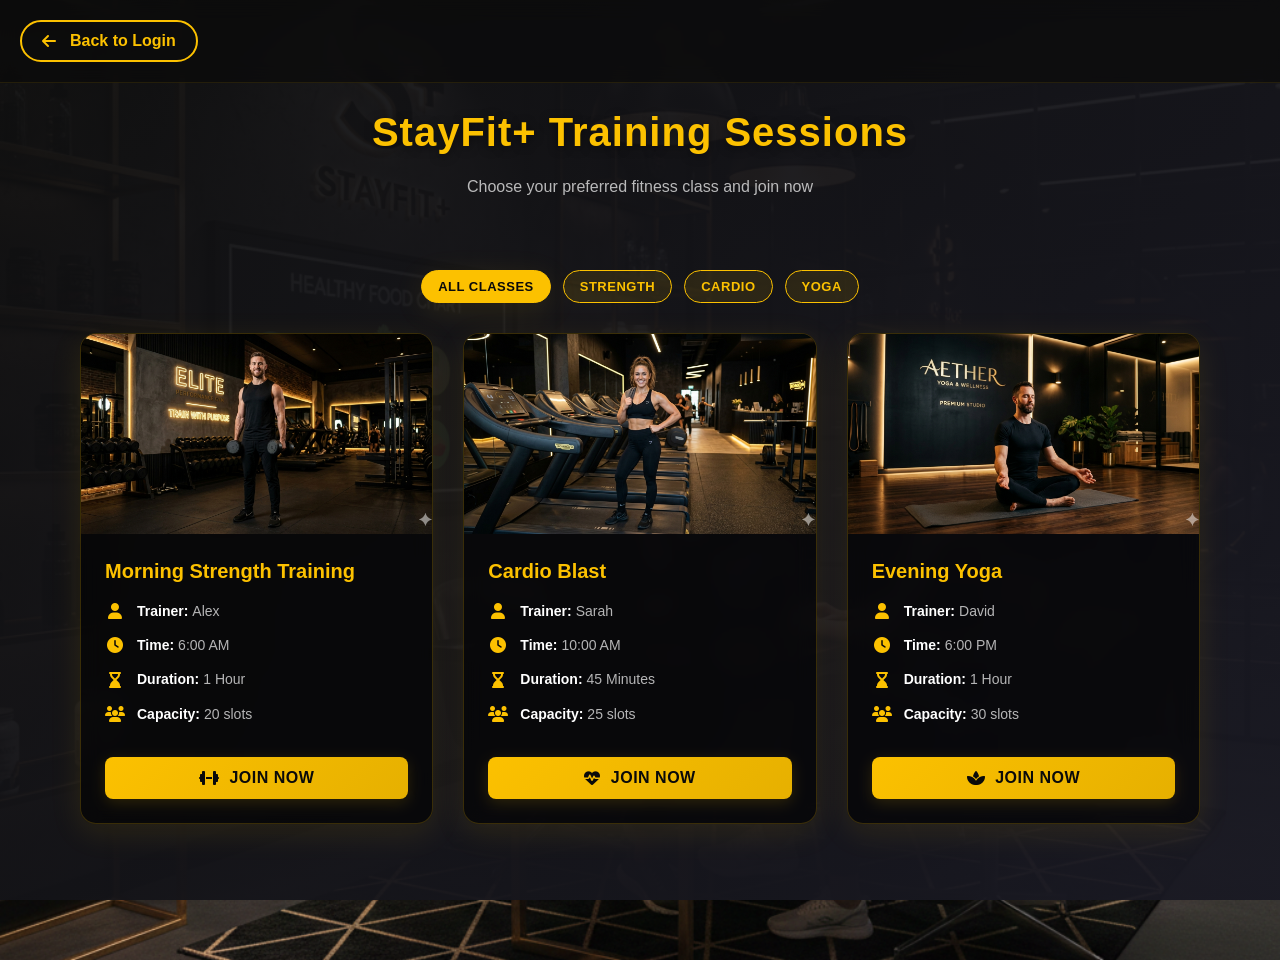
<file: Session_page.html>
<!DOCTYPE html>
<html lang="en">
<head>
    <meta charset="UTF-8">
    <meta name="viewport" content="width=device-width, initial-scale=1.0">
    <meta name="theme-color" content="#fcc100">
    <title>StayFit+ - Training Sessions</title>
    <link rel="stylesheet" href="Carstyle.css">
    <link rel="stylesheet" href="https://cdnjs.cloudflare.com/ajax/libs/font-awesome/6.5.1/css/all.min.css">
</head>

<body>
    <div class="topbar">
        <a href="Login_Page.html" style="text-decoration: none;">
            <button class="backbtn">
                <i class="fa-solid fa-arrow-left"></i> Back to Login
            </button>
        </a>
    </div>

    <div class="page-header">
        <h1>StayFit+ Training Sessions</h1>
        <p class="page-subtitle">Choose your preferred fitness class and join now</p>
    </div>

    <div class="filter-section">
        <div class="filter-buttons">
            <button class="filter-btn active">All Classes</button>
            <button class="filter-btn">Strength</button>
            <button class="filter-btn">Cardio</button>
            <button class="filter-btn">Yoga</button>
        </div>
    </div>

    <div class="session-container">
        <!-- Session 1 -->
        <div class="session-card">
            <div class="session-image-wrapper">
                <img src="Images/Alex.png" alt="Alex - Strength Training Trainer">
            </div>
            <div class="session-content">
                <h3>Morning Strength Training</h3>
                <div class="session-details">
                    <div class="session-detail-item">
                        <i class="fa-solid fa-user"></i>
                        <span><strong>Trainer:</strong> Alex</span>
                    </div>
                    <div class="session-detail-item">
                        <i class="fa-solid fa-clock"></i>
                        <span><strong>Time:</strong> 6:00 AM</span>
                    </div>
                    <div class="session-detail-item">
                        <i class="fa-solid fa-hourglass-end"></i>
                        <span><strong>Duration:</strong> 1 Hour</span>
                    </div>
                    <div class="session-detail-item">
                        <i class="fa-solid fa-users"></i>
                        <span><strong>Capacity:</strong> 20 slots</span>
                    </div>
                </div>
                <button class="join-btn">
                    <i class="fa-solid fa-dumbbell"></i> Join Now
                </button>
            </div>
        </div>

        <!-- Session 2 -->
        <div class="session-card">
            <div class="session-image-wrapper">
                <img src="Images/Sarah.png" alt="Sarah - Cardio Trainer">
            </div>
            <div class="session-content">
                <h3>Cardio Blast</h3>
                <div class="session-details">
                    <div class="session-detail-item">
                        <i class="fa-solid fa-user"></i>
                        <span><strong>Trainer:</strong> Sarah</span>
                    </div>
                    <div class="session-detail-item">
                        <i class="fa-solid fa-clock"></i>
                        <span><strong>Time:</strong> 10:00 AM</span>
                    </div>
                    <div class="session-detail-item">
                        <i class="fa-solid fa-hourglass-end"></i>
                        <span><strong>Duration:</strong> 45 Minutes</span>
                    </div>
                    <div class="session-detail-item">
                        <i class="fa-solid fa-users"></i>
                        <span><strong>Capacity:</strong> 25 slots</span>
                    </div>
                </div>
                <button class="join-btn">
                    <i class="fa-solid fa-heart-pulse"></i> Join Now
                </button>
            </div>
        </div>

        <!-- Session 3 -->
        <div class="session-card">
            <div class="session-image-wrapper">
                <img src="Images/David.png" alt="David - Yoga Trainer">
            </div>
            <div class="session-content">
                <h3>Evening Yoga</h3>
                <div class="session-details">
                    <div class="session-detail-item">
                        <i class="fa-solid fa-user"></i>
                        <span><strong>Trainer:</strong> David</span>
                    </div>
                    <div class="session-detail-item">
                        <i class="fa-solid fa-clock"></i>
                        <span><strong>Time:</strong> 6:00 PM</span>
                    </div>
                    <div class="session-detail-item">
                        <i class="fa-solid fa-hourglass-end"></i>
                        <span><strong>Duration:</strong> 1 Hour</span>
                    </div>
                    <div class="session-detail-item">
                        <i class="fa-solid fa-users"></i>
                        <span><strong>Capacity:</strong> 30 slots</span>
                    </div>
                </div>
                <button class="join-btn">
                    <i class="fa-solid fa-spa"></i> Join Now
                </button>
            </div>
        </div>
    </div>

    <script>
        // Filter functionality
        const filterButtons = document.querySelectorAll('.filter-btn');
        const sessionCards = document.querySelectorAll('.session-card');

        filterButtons.forEach(button => {
            button.addEventListener('click', () => {
                filterButtons.forEach(btn => btn.classList.remove('active'));
                button.classList.add('active');
                // Add your filter logic here
            });
        });

        // Join button functionality
        const joinButtons = document.querySelectorAll('.join-btn');
        joinButtons.forEach(button => {
            button.addEventListener('click', (e) => {
                const card = e.target.closest('.session-card');
                const sessionTitle = card.querySelector('h3').textContent;
                const trainerElement = card.querySelector('.session-detail-item:nth-child(1) strong');
                const trainerName = trainerElement ? trainerElement.nextSibling.textContent : 'Unknown';
                alert(`Great! You've joined: ${sessionTitle}\nTrainer: ${trainerName}`);
            });
        });
    </script>
</body>
</html>
</file>
<file: Carstyle.css>
/* ========================================
   STAYFIT+ SESSIONS PAGE - COMPLETE CSS
   Version: 1.0 | Production Ready
   ======================================== */

/* ========================================
   1. ROOT VARIABLES
   ======================================== */

:root {
    /* Colors */
    --primary-gold: #fcc100;
    --primary-dark: #0a0a0a;
    --secondary-gold: #f0e68c;
    --text-light: #ffffff;
    --text-secondary: rgba(255, 255, 255, 0.7);
    --text-muted: rgba(255, 255, 255, 0.4);
    --success-green: #4caf50;
    --error-red: #ff6b6b;

    /* Spacing */
    --spacing-xs: 8px;
    --spacing-sm: 12px;
    --spacing-md: 16px;
    --spacing-lg: 24px;
    --spacing-xl: 30px;
    --spacing-xxl: 40px;

    /* Typography */
    --font-family: 'Segoe UI', Tahoma, Geneva, Verdana, sans-serif;
    --font-weight-normal: 400;
    --font-weight-semibold: 600;
    --font-weight-bold: 700;

    /* Border Radius */
    --radius-sm: 8px;
    --radius-md: 12px;
    --radius-lg: 16px;
    --radius-full: 25px;

    /* Transitions */
    --transition: all 0.3s cubic-bezier(0.25, 0.46, 0.45, 0.94);
    --transition-fast: all 0.2s ease-out;

    /* Shadows */
    --shadow-sm: 0 4px 15px rgba(252, 193, 0, 0.15);
    --shadow-md: 0 8px 32px rgba(252, 193, 0, 0.1);
    --shadow-lg: 0 12px 40px rgba(252, 193, 0, 0.2);
}

/* ========================================
   2. GLOBAL STYLES
   ======================================== */

* {
    margin: 0;
    padding: 0;
    box-sizing: border-box;
}

html,
body {
    height: 100%;
    width: 100%;
}

body {
    background: linear-gradient(135deg, rgba(15, 15, 15, 0.95) 0%, rgba(25, 25, 35, 0.95) 100%),
                url(Images/2.png);
    background-repeat: no-repeat;
    background-size: cover;
    background-position: center;
    background-attachment: fixed;
    font-family: var(--font-family);
    color: var(--text-light);
    overflow-x: hidden;
    line-height: 1.6;
}

a {
    text-decoration: none;
    color: inherit;
}

/* ========================================
   3. TOPBAR STYLES
   ======================================== */

.topbar {
    width: 100%;
    display: flex;
    justify-content: flex-start;
    align-items: center;
    padding: 20px;
    position: fixed;
    top: 0;
    left: 0;
    z-index: 100;
    background: rgba(10, 10, 10, 0.7);
    backdrop-filter: blur(10px);
    border-bottom: 1px solid rgba(252, 193, 0, 0.1);
}

.backbtn {
    background: transparent;
    color: var(--primary-gold);
    border: 2px solid var(--primary-gold);
    border-radius: var(--radius-full);
    padding: 10px 20px;
    font-size: 16px;
    cursor: pointer;
    font-weight: var(--font-weight-semibold);
    display: flex;
    align-items: center;
    gap: 8px;
    transition: var(--transition);
    font-family: inherit;
    font-size: 16px;
}

.backbtn:hover {
    background: var(--primary-gold);
    color: var(--primary-dark);
    transform: translateX(-5px);
}

.backbtn:active {
    transform: translateX(-2px);
}

.backbtn i {
    margin-right: 6px;
}

/* ========================================
   4. PAGE HEADER
   ======================================== */

.page-header {
    padding: 40px 20px 20px;
    text-align: center;
    margin-top: 60px;
}

.page-header h1 {
    font-size: 40px;
    font-weight: var(--font-weight-bold);
    color: var(--primary-gold);
    margin-bottom: 10px;
    letter-spacing: 1px;
    text-shadow: 0 2px 10px rgba(0, 0, 0, 0.5);
    animation: fadeIn 0.6s ease-out;
}

.page-subtitle {
    font-size: 16px;
    color: var(--text-secondary);
    margin-bottom: 30px;
    animation: slideUp 0.6s ease-out 0.2s backwards;
}

/* ========================================
   5. FILTER SECTION
   ======================================== */

.filter-section {
    padding: 20px 40px 0;
    max-width: 1200px;
    margin: 0 auto;
}

.filter-buttons {
    display: flex;
    gap: 12px;
    flex-wrap: wrap;
    margin-bottom: 30px;
    justify-content: center;
}

.filter-btn {
    padding: 8px 16px;
    background: rgba(252, 193, 0, 0.1);
    border: 1px solid var(--primary-gold);
    color: var(--primary-gold);
    border-radius: var(--radius-full);
    cursor: pointer;
    font-size: 13px;
    font-weight: var(--font-weight-semibold);
    transition: var(--transition);
    text-transform: uppercase;
    letter-spacing: 0.5px;
    font-family: inherit;
}

.filter-btn:hover {
    background: var(--primary-gold);
    color: var(--primary-dark);
    transform: translateY(-2px);
}

.filter-btn.active {
    background: var(--primary-gold);
    color: var(--primary-dark);
    box-shadow: var(--shadow-md);
}

/* ========================================
   6. SESSION CONTAINER (GRID)
   ======================================== */

.session-container {
    display: grid;
    grid-template-columns: repeat(auto-fit, minmax(280px, 1fr));
    gap: 30px;
    padding: 0 40px 60px;
    max-width: 1200px;
    margin: 0 auto;
    animation: fadeIn 0.6s ease-out 0.2s backwards;
}

/* ========================================
   7. SESSION CARD
   ======================================== */

.session-card {
    background: rgba(0, 0, 0, 0.6);
    backdrop-filter: blur(10px);
    border: 1px solid rgba(252, 193, 0, 0.2);
    border-radius: var(--radius-lg);
    padding: 0;
    overflow: hidden;
    box-shadow: var(--shadow-md);
    transition: var(--transition);
    display: flex;
    flex-direction: column;
    animation: cardSlideIn 0.6s ease-out backwards;
}

.session-card:nth-child(1) {
    animation-delay: 0.1s;
}

.session-card:nth-child(2) {
    animation-delay: 0.2s;
}

.session-card:nth-child(3) {
    animation-delay: 0.3s;
}

.session-card:nth-child(4) {
    animation-delay: 0.4s;
}

.session-card:hover {
    transform: translateY(-8px);
    border-color: var(--primary-gold);
    box-shadow: var(--shadow-lg);
}

/* ========================================
   8. SESSION IMAGE WRAPPER
   ======================================== */

.session-image-wrapper {
    width: 100%;
    height: 200px;
    overflow: hidden;
    background: linear-gradient(135deg, rgba(252, 193, 0, 0.1) 0%, rgba(240, 230, 140, 0.05) 100%);
    position: relative;
}

.session-card img {
    width: 100%;
    height: 100%;
    object-fit: cover;
    transition: var(--transition);
}

.session-card:hover img {
    transform: scale(1.08);
}

/* ========================================
   9. SESSION CONTENT
   ======================================== */

.session-content {
    padding: 24px;
    flex-grow: 1;
    display: flex;
    flex-direction: column;
}

.session-card h3 {
    font-size: 20px;
    font-weight: var(--font-weight-bold);
    color: var(--primary-gold);
    margin-bottom: 16px;
    line-height: 1.3;
}

/* ========================================
   10. SESSION DETAILS
   ======================================== */

.session-details {
    flex-grow: 1;
    margin-bottom: 20px;
}

.session-detail-item {
    display: flex;
    align-items: center;
    gap: 12px;
    margin-bottom: 12px;
    font-size: 14px;
    color: var(--text-secondary);
}

.session-detail-item i {
    width: 20px;
    color: var(--primary-gold);
    text-align: center;
    flex-shrink: 0;
    font-size: 16px;
}

.session-detail-item strong {
    color: var(--text-light);
    font-weight: var(--font-weight-semibold);
    margin-right: 4px;
}

.session-detail-item span {
    display: flex;
    align-items: center;
}

/* ========================================
   11. JOIN BUTTON
   ======================================== */

.join-btn {
    width: 100%;
    padding: 12px 20px;
    background: linear-gradient(135deg, var(--primary-gold) 0%, #e6b000 100%);
    color: var(--primary-dark);
    border: none;
    border-radius: var(--radius-sm);
    font-size: 16px;
    font-weight: var(--font-weight-bold);
    font-family: inherit;
    cursor: pointer;
    display: flex;
    align-items: center;
    justify-content: center;
    gap: 10px;
    transition: var(--transition);
    box-shadow: var(--shadow-sm);
    text-transform: uppercase;
    letter-spacing: 0.5px;
}

.join-btn:hover {
    transform: translateY(-2px);
    box-shadow: var(--shadow-lg);
}

.join-btn:active {
    transform: translateY(0);
}

.join-btn i {
    font-size: 16px;
}

/* ========================================
   12. ANIMATIONS & KEYFRAMES
   ======================================== */

@keyframes fadeIn {
    from {
        opacity: 0;
        transform: translateY(20px);
    }
    to {
        opacity: 1;
        transform: translateY(0);
    }
}

@keyframes slideUp {
    from {
        opacity: 0;
        transform: translateY(10px);
    }
    to {
        opacity: 1;
        transform: translateY(0);
    }
}

@keyframes cardSlideIn {
    from {
        opacity: 0;
        transform: translateY(30px);
    }
    to {
        opacity: 1;
        transform: translateY(0);
    }
}

/* ========================================
   13. RESPONSIVE DESIGN - LARGE DESKTOP (1440px+)
   ======================================== */

@media (min-width: 1440px) {
    .session-container {
        grid-template-columns: repeat(4, 1fr);
        gap: 35px;
        padding: 0 60px 80px;
    }

    .page-header {
        padding: 50px 40px 30px;
    }

    .filter-section {
        padding: 30px 60px 0;
    }
}

/* ========================================
   14. RESPONSIVE DESIGN - DESKTOP (1024px - 1439px)
   ======================================== */

@media (max-width: 1439px) and (min-width: 1024px) {
    .session-container {
        grid-template-columns: repeat(3, 1fr);
        gap: 30px;
        padding: 0 40px 60px;
    }

    .page-header {
        padding: 40px 20px 20px;
    }
}

/* ========================================
   15. RESPONSIVE DESIGN - LARGE TABLET (900px - 1023px)
   ======================================== */

@media (max-width: 1023px) and (min-width: 900px) {
    .page-header {
        padding: 35px 20px 15px;
    }

    .page-header h1 {
        font-size: 36px;
    }

    .session-container {
        grid-template-columns: repeat(auto-fit, minmax(260px, 1fr));
        gap: 25px;
        padding: 0 30px 50px;
    }

    .session-card h3 {
        font-size: 18px;
        margin-bottom: 14px;
    }

    .session-detail-item {
        font-size: 13px;
        margin-bottom: 10px;
        gap: 10px;
    }

    .session-detail-item i {
        width: 18px;
    }

    .filter-section {
        padding: 15px 30px 0;
    }

    .filter-buttons {
        gap: 10px;
    }

    .filter-btn {
        padding: 7px 14px;
        font-size: 12px;
    }
}

/* ========================================
   16. RESPONSIVE DESIGN - TABLET (768px - 899px)
   ======================================== */

@media (max-width: 899px) and (min-width: 768px) {
    .topbar {
        padding: 15px;
    }

    .page-header {
        padding: 30px 20px 15px;
        margin-top: 50px;
    }

    .page-header h1 {
        font-size: 32px;
        margin-bottom: 8px;
    }

    .page-subtitle {
        font-size: 14px;
        margin-bottom: 20px;
    }

    .session-container {
        grid-template-columns: repeat(auto-fit, minmax(240px, 1fr));
        gap: 20px;
        padding: 0 20px 40px;
    }

    .session-image-wrapper {
        height: 180px;
    }

    .session-content {
        padding: 18px;
    }

    .session-card h3 {
        font-size: 16px;
        margin-bottom: 12px;
    }

    .session-details {
        margin-bottom: 16px;
    }

    .session-detail-item {
        font-size: 13px;
        margin-bottom: 10px;
        gap: 10px;
    }

    .session-detail-item i {
        width: 16px;
        font-size: 14px;
    }

    .join-btn {
        padding: 10px 16px;
        font-size: 14px;
        gap: 8px;
    }

    .join-btn i {
        font-size: 14px;
    }

    .filter-section {
        padding: 15px 20px 0;
    }

    .filter-buttons {
        gap: 10px;
        margin-bottom: 25px;
    }

    .filter-btn {
        padding: 7px 14px;
        font-size: 12px;
    }

    .backbtn {
        font-size: 14px;
        padding: 8px 16px;
    }

    .backbtn i {
        margin-right: 4px;
    }
}

/* ========================================
   17. RESPONSIVE DESIGN - MOBILE (481px - 767px)
   ======================================== */

@media (max-width: 767px) and (min-width: 481px) {
    .topbar {
        padding: 12px 15px;
    }

    .page-header {
        padding: 25px 15px 12px;
        margin-top: 45px;
    }

    .page-header h1 {
        font-size: 28px;
        margin-bottom: 6px;
    }

    .page-subtitle {
        font-size: 12px;
        margin-bottom: 15px;
    }

    .session-container {
        grid-template-columns: repeat(auto-fit, minmax(200px, 1fr));
        gap: 16px;
        padding: 0 15px 30px;
    }

    .session-image-wrapper {
        height: 160px;
    }

    .session-content {
        padding: 14px;
    }

    .session-card {
        border-radius: 12px;
    }

    .session-card h3 {
        font-size: 14px;
        margin-bottom: 10px;
    }

    .session-details {
        margin-bottom: 14px;
    }

    .session-detail-item {
        font-size: 12px;
        margin-bottom: 8px;
        gap: 8px;
    }

    .session-detail-item i {
        width: 14px;
        font-size: 12px;
    }

    .join-btn {
        padding: 9px 14px;
        font-size: 12px;
        gap: 6px;
    }

    .join-btn i {
        font-size: 12px;
    }

    .filter-section {
        padding: 12px 15px 0;
    }

    .filter-buttons {
        gap: 8px;
        margin-bottom: 20px;
    }

    .filter-btn {
        padding: 6px 12px;
        font-size: 11px;
    }

    .backbtn {
        font-size: 13px;
        padding: 7px 14px;
    }

    .backbtn i {
        margin-right: 4px;
    }
}

/* ========================================
   18. RESPONSIVE DESIGN - SMALL MOBILE (380px - 480px)
   ======================================== */

@media (max-width: 480px) and (min-width: 380px) {
    .topbar {
        padding: 10px 12px;
    }

    .page-header {
        padding: 20px 12px 10px;
        margin-top: 40px;
    }

    .page-header h1 {
        font-size: 24px;
        margin-bottom: 4px;
    }

    .page-subtitle {
        font-size: 11px;
        margin-bottom: 12px;
    }

    .session-container {
        grid-template-columns: 1fr;
        gap: 12px;
        padding: 0 12px 25px;
    }

    .session-image-wrapper {
        height: 140px;
    }

    .session-content {
        padding: 12px;
    }

    .session-card {
        border-radius: 10px;
    }

    .session-card h3 {
        font-size: 13px;
        margin-bottom: 8px;
    }

    .session-details {
        margin-bottom: 10px;
    }

    .session-detail-item {
        font-size: 11px;
        margin-bottom: 6px;
        gap: 6px;
    }

    .session-detail-item i {
        width: 12px;
        font-size: 11px;
    }

    .session-detail-item strong {
        margin-right: 2px;
    }

    .join-btn {
        padding: 8px 12px;
        font-size: 11px;
        gap: 4px;
    }

    .join-btn i {
        font-size: 11px;
    }

    .filter-section {
        padding: 10px 12px 0;
    }

    .filter-buttons {
        gap: 6px;
        margin-bottom: 15px;
    }

    .filter-btn {
        padding: 5px 10px;
        font-size: 10px;
    }

    .backbtn {
        font-size: 12px;
        padding: 6px 12px;
    }

    .backbtn i {
        margin-right: 3px;
    }
}

/* ========================================
   19. RESPONSIVE DESIGN - EXTRA SMALL (<380px)
   ======================================== */

@media (max-width: 379px) {
    .topbar {
        padding: 8px 10px;
    }

    .page-header {
        padding: 18px 10px 8px;
        margin-top: 35px;
    }

    .page-header h1 {
        font-size: 20px;
        margin-bottom: 2px;
    }

    .page-subtitle {
        font-size: 10px;
        margin-bottom: 10px;
    }

    .session-container {
        grid-template-columns: 1fr;
        gap: 10px;
        padding: 0 10px 20px;
    }

    .session-image-wrapper {
        height: 120px;
    }

    .session-content {
        padding: 10px;
    }

    .session-card {
        border-radius: 8px;
    }

    .session-card h3 {
        font-size: 12px;
        margin-bottom: 6px;
    }

    .session-details {
        margin-bottom: 8px;
    }

    .session-detail-item {
        font-size: 10px;
        margin-bottom: 4px;
        gap: 5px;
    }

    .session-detail-item i {
        width: 10px;
        font-size: 10px;
    }

    .session-detail-item strong {
        font-size: 9px;
    }

    .join-btn {
        padding: 7px 10px;
        font-size: 10px;
        gap: 3px;
    }

    .join-btn i {
        font-size: 10px;
    }

    .filter-section {
        padding: 8px 10px 0;
    }

    .filter-buttons {
        gap: 5px;
        margin-bottom: 12px;
    }

    .filter-btn {
        padding: 4px 8px;
        font-size: 9px;
    }

    .backbtn {
        font-size: 11px;
        padding: 5px 10px;
    }

    .backbtn i {
        margin-right: 2px;
    }
}

/* ========================================
   20. ACCESSIBILITY
   ======================================== */

/* Focus styles for keyboard navigation */
button:focus,
.filter-btn:focus {
    outline: 2px solid var(--primary-gold);
    outline-offset: 2px;
}

/* High contrast mode support */
@media (prefers-contrast: more) {
    .session-card,
    .filter-btn {
        border-width: 2px;
    }

    button {
        border: 2px solid currentColor;
    }
}

/* Reduced motion support */
@media (prefers-reduced-motion: reduce) {
    * {
        animation-duration: 0.01ms !important;
        animation-iteration-count: 1 !important;
        transition-duration: 0.01ms !important;
    }
}

/* ========================================
   21. PRINT STYLES
   ======================================== */

@media print {
    .topbar,
    .filter-section {
        display: none;
    }

    body {
        background: white;
    }

    .session-card {
        break-inside: avoid;
        page-break-inside: avoid;
    }

    .session-container {
        grid-template-columns: repeat(2, 1fr);
    }
}

/* ========================================
   22. UTILITY CLASSES
   ======================================== */

.text-center {
    text-align: center;
}

.text-left {
    text-align: left;
}

.text-right {
    text-align: right;
}

.mb-2 {
    margin-bottom: 12px;
}

.mb-3 {
    margin-bottom: 16px;
}

.mb-4 {
    margin-bottom: 24px;
}

.mt-2 {
    margin-top: 12px;
}

.mt-3 {
    margin-top: 16px;
}

.mt-4 {
    margin-top: 24px;
}

.hidden {
    display: none !important;
}

.visible {
    display: block !important;
}

/* ========================================
   END OF STYLESHEET
   ======================================== */
</file>
